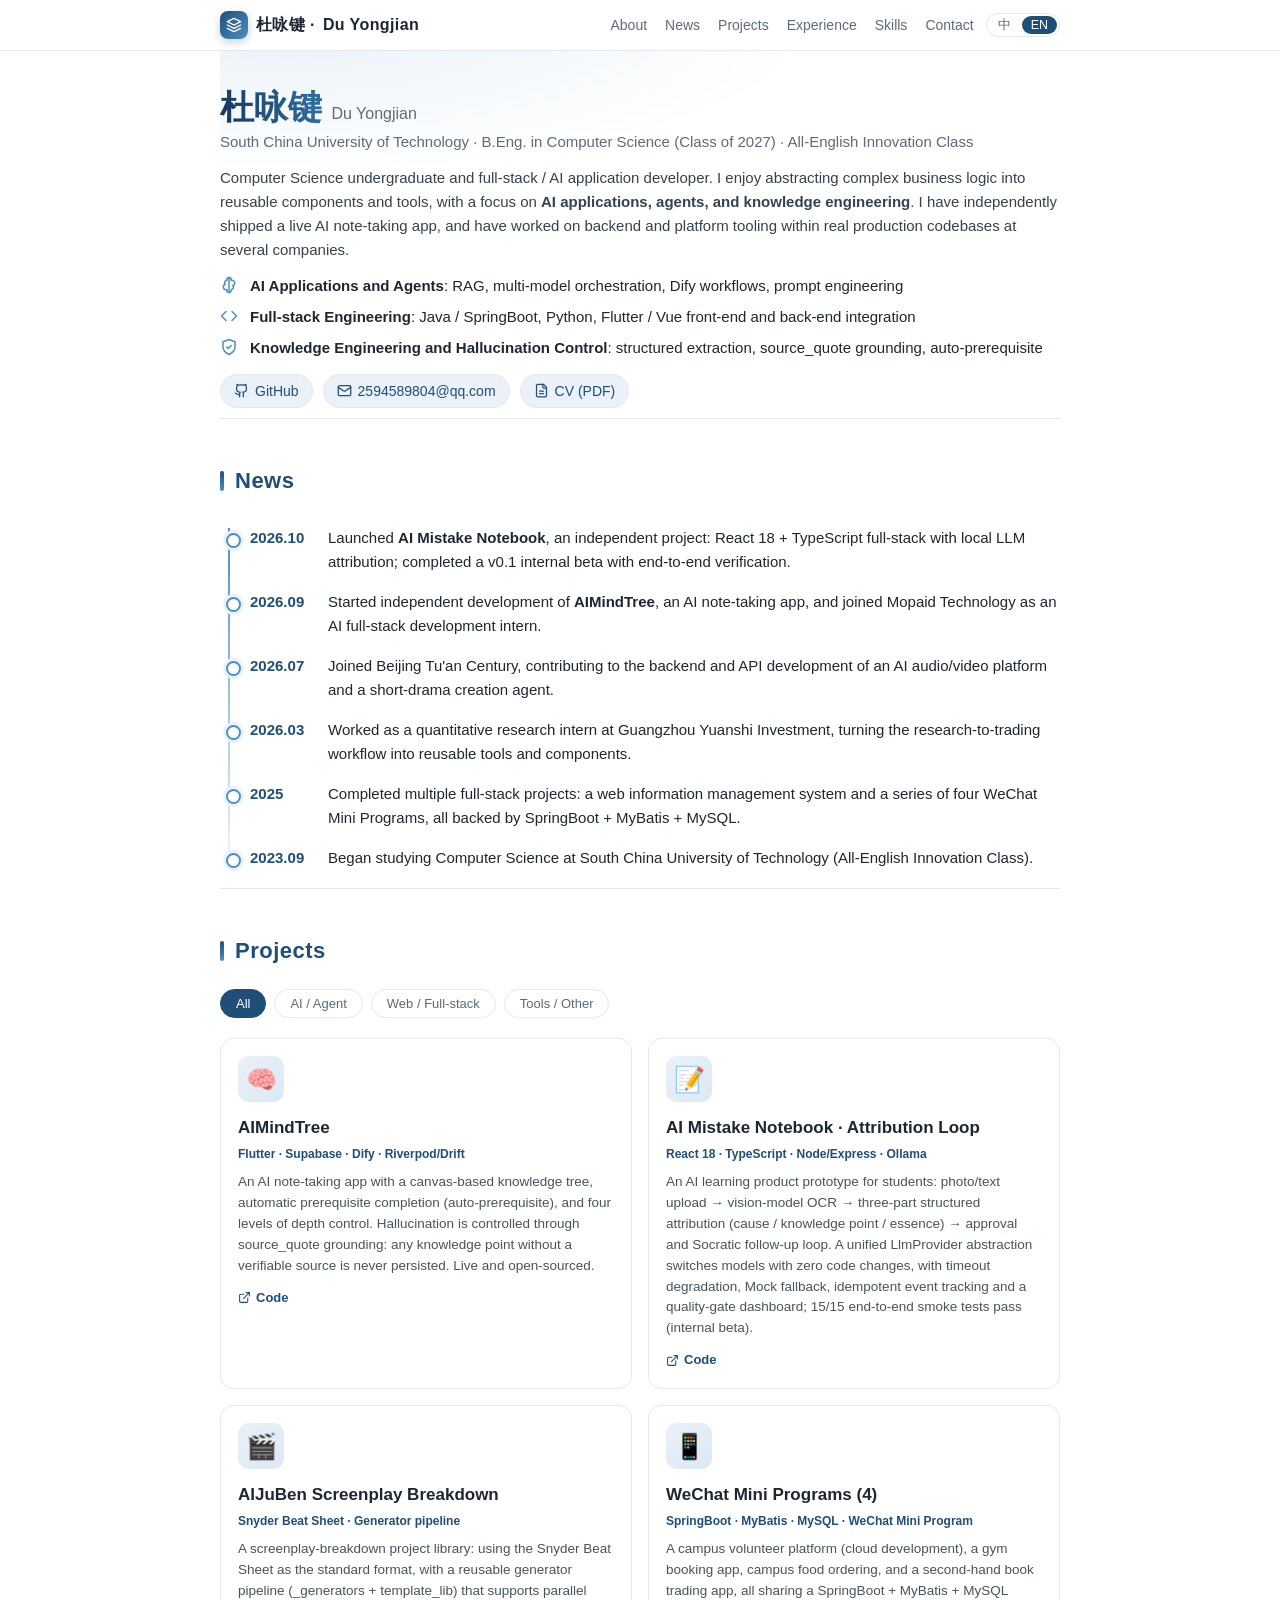
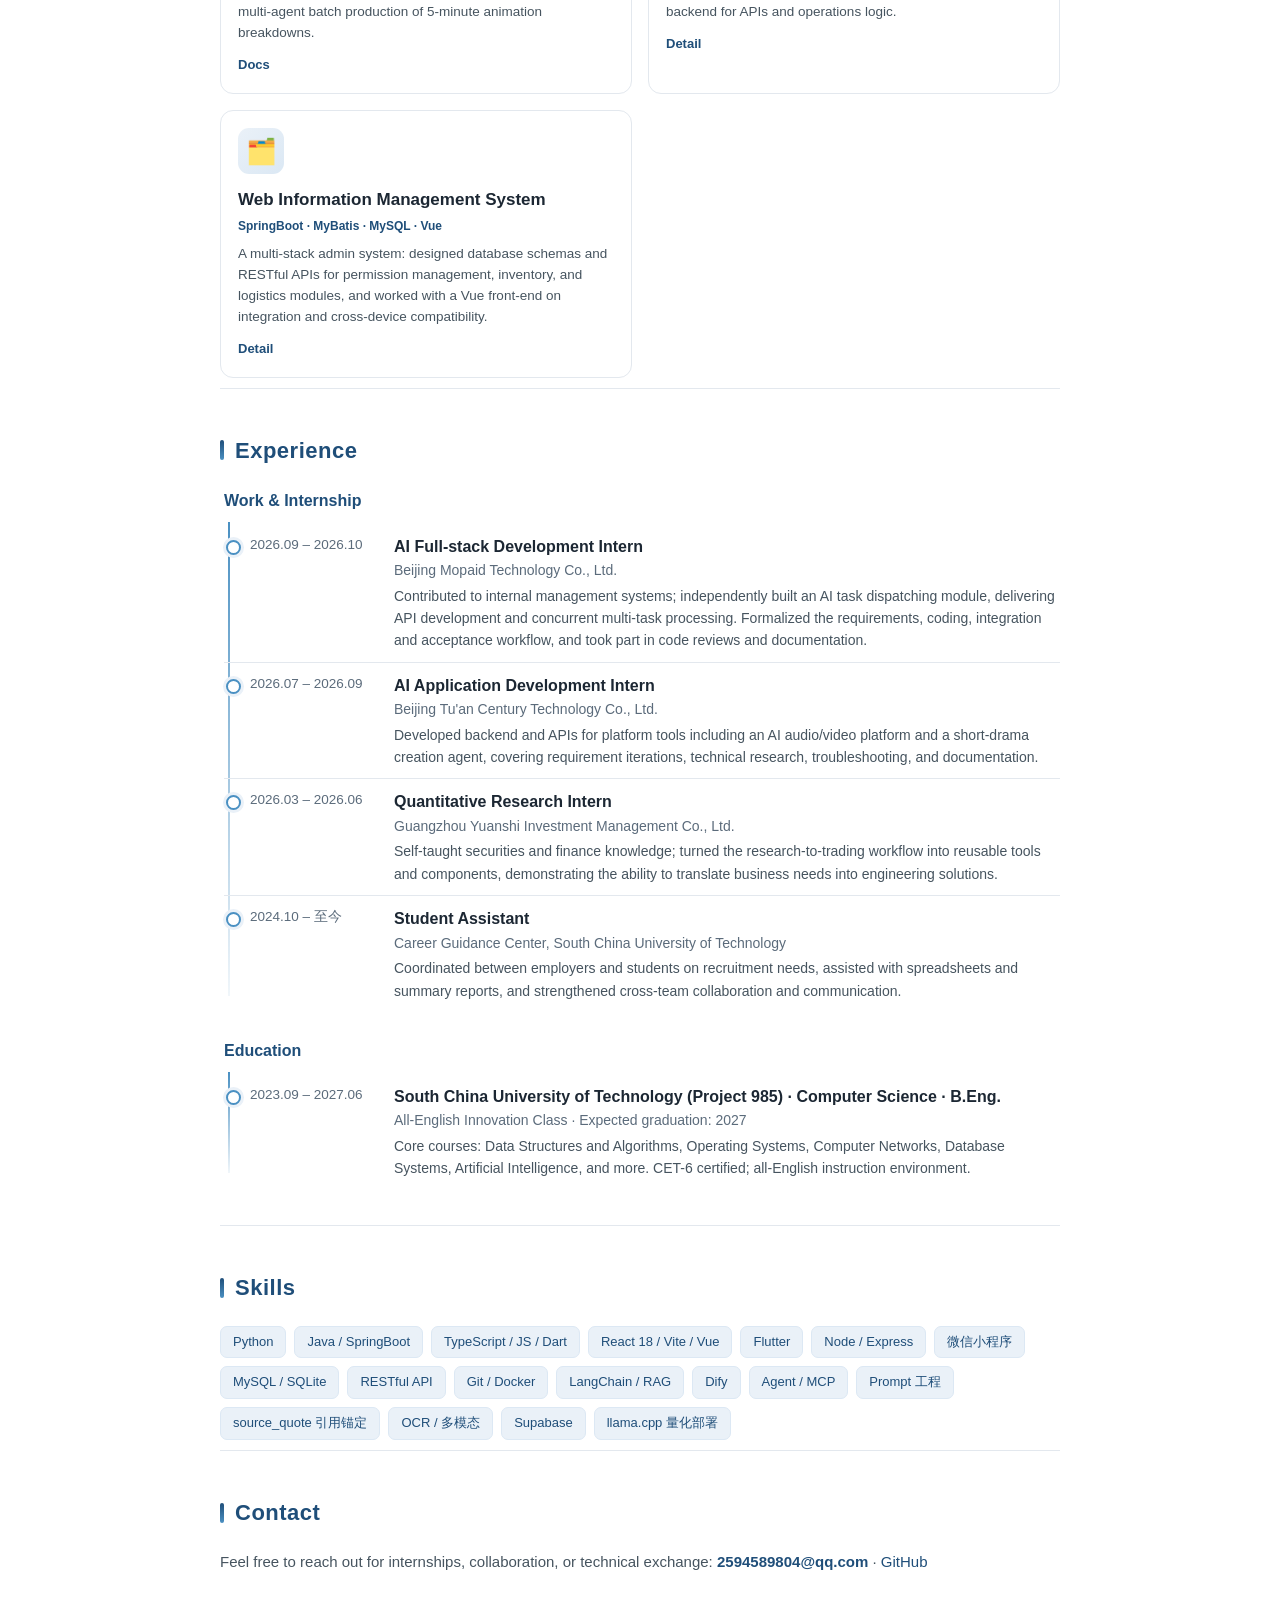
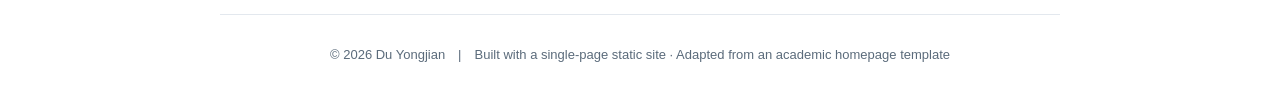
<file: index.html>
<!DOCTYPE html>
<html lang="zh-CN" data-lang="zh">
<head>
<meta charset="UTF-8">
<meta name="viewport" content="width=device-width, initial-scale=1.0">
<meta name="description" content="Du Yongjian — Computer Science undergraduate, full-stack and AI application developer.">
<title>杜咏键 · Du Yongjian — Personal Homepage</title>
<style>
  :root{
    --ink:#1c2733;
    --muted:#5b6b7b;
    --accent:#1f4e79;
    --accent-2:#4a90c2;
    --accent-soft:#eaf1f8;
    --line:#e3e8ee;
    --bg:#ffffff;
    --maxw:880px;
  }
  *{box-sizing:border-box;margin:0;padding:0;}
  html{scroll-behavior:smooth;}
  body{
    font-family:-apple-system,BlinkMacSystemFont,"Segoe UI","PingFang SC","Microsoft YaHei",Helvetica,Arial,sans-serif;
    color:var(--ink);
    background:var(--bg);
    line-height:1.6;
    font-size:16px;
    -webkit-font-smoothing:antialiased;
  }
  a{color:var(--accent);text-decoration:none;}
  a:hover{text-decoration:underline;}

  /* ---- scroll progress ---- */
  #progress{
    position:fixed;top:0;left:0;height:3px;width:0;z-index:100;
    background:linear-gradient(90deg,var(--accent),var(--accent-2));
    transition:width .08s linear;
  }

  /* ---- nav ---- */
  nav{
    position:sticky;top:0;z-index:50;
    background:rgba(255,255,255,.9);
    backdrop-filter:saturate(180%) blur(10px);
    -webkit-backdrop-filter:saturate(180%) blur(10px);
    border-bottom:1px solid var(--line);
  }
  .nav-inner{
    max-width:var(--maxw);margin:0 auto;padding:11px 20px;
    display:flex;align-items:center;gap:12px;
  }
  .nav-brand{font-weight:700;letter-spacing:.4px;color:var(--ink);flex-shrink:0;display:flex;align-items:center;gap:8px;}
  .nav-brand .mark{
    width:28px;height:28px;border-radius:8px;flex-shrink:0;
    background:linear-gradient(135deg,var(--accent),var(--accent-2));
    color:#fff;display:inline-flex;align-items:center;justify-content:center;
    font-size:13px;font-weight:800;box-shadow:0 3px 8px rgba(31,78,121,.25);
  }
  .nav-brand .mark .ico{width:16px;height:16px;}
  .nav-links{display:flex;gap:18px;flex-wrap:wrap;font-size:14px;margin-left:auto;}
  .nav-links a{color:var(--muted);}
  .nav-links a:hover{color:var(--accent);text-decoration:none;}

  /* ---- language switch ---- */
  .lang-switch{
    display:flex;gap:2px;border:1px solid var(--line);
    border-radius:14px;padding:2px;flex-shrink:0;background:#fff;
  }
  .lang-switch button{
    border:none;background:transparent;color:var(--muted);
    font-family:inherit;font-size:12.5px;padding:3px 9px;
    border-radius:12px;cursor:pointer;line-height:1;transition:.15s;
  }
  .lang-switch button:hover{color:var(--accent);}
  .lang-switch button.active{background:var(--accent);color:#fff;}

  .wrap{max-width:var(--maxw);margin:0 auto;padding:0 20px;}

  section{padding:44px 0 10px;border-top:1px solid var(--line);}
  section:first-of-type{border-top:none;}
  h2.sec{
    font-size:22px;font-weight:700;color:var(--accent);
    margin-bottom:20px;letter-spacing:.5px;display:flex;align-items:center;
  }
  h2.sec::before{
    content:"";display:inline-block;width:4px;height:20px;border-radius:2px;
    background:linear-gradient(var(--accent),var(--accent-2));
    margin-right:11px;
  }

  /* ---- reveal on scroll ---- */
  .reveal{opacity:0;transform:translateY(16px);transition:opacity .55s ease,transform .55s ease;}
  .reveal.in{opacity:1;transform:none;}

  /* ---- about (hero) ---- */
  #about{position:relative;overflow:hidden;padding-top:36px;}
  #about::before{
    content:"";position:absolute;inset:0;pointer-events:none;
    background:radial-gradient(820px 240px at 6% -10%,rgba(74,144,194,.13),transparent 68%);
  }
  .about{position:relative;}
  .about-text h1{font-size:34px;margin-bottom:2px;line-height:1.2;}
  .about-text h1 .name-cn{
    background:linear-gradient(90deg,#173a5e,#2f6fa3);
    -webkit-background-clip:text;background-clip:text;color:transparent;
  }
  .about-text h1 .name-en{font-size:16px;color:var(--muted);font-weight:400;}
  .about-text .sub{color:var(--muted);font-size:15px;margin-bottom:12px;}
  .about-text p{font-size:15px;color:#34424f;margin-bottom:10px;}
  .dirs{margin:12px 0;}
  .dirs li{
    margin:7px 0;list-style:none;padding-left:30px;position:relative;font-size:15px;
    display:flex;align-items:flex-start;gap:2px;
  }
  .dirs li .dir-ico{
    position:absolute;left:0;top:2px;width:18px;height:18px;
    color:var(--accent-2);
  }
  .socials{display:flex;gap:10px;flex-wrap:wrap;margin-top:14px;font-size:14px;}
  .socials a,.socials .chip-static{
    display:inline-flex;align-items:center;gap:6px;
    border:1px solid var(--line);padding:5px 13px;border-radius:20px;
    color:var(--accent);background:var(--accent-soft);
  }
  .socials a:hover{background:#dde8f4;text-decoration:none;}
  .socials .ico{width:15px;height:15px;flex-shrink:0;}
  .socials .chip-static{user-select:all;font-variant-numeric:tabular-nums;}

  /* ---- news (timeline) ---- */
  .news-list{list-style:none;font-size:15px;position:relative;padding-left:4px;}
  .news-list::before{
    content:"";position:absolute;left:8px;top:10px;bottom:12px;width:2px;
    background:linear-gradient(var(--accent-2),rgba(74,144,194,.08));
  }
  .news-list li{display:flex;gap:14px;padding:8px 0 8px 26px;position:relative;}
  .news-list li::before{
    content:"";position:absolute;left:2px;top:15px;width:11px;height:11px;border-radius:50%;
    background:#fff;border:2px solid var(--accent-2);box-shadow:0 0 0 3px var(--accent-soft);
  }
  .news-date{color:var(--accent);font-weight:600;flex-shrink:0;width:64px;font-variant-numeric:tabular-nums;}
  .news-list li:last-child{border-bottom:none;}
  .news-list .n{flex:1;}

  /* ---- projects ---- */
  .filters{display:flex;gap:8px;flex-wrap:wrap;margin-bottom:20px;}
  .filters button{
    border:1px solid var(--line);background:#fff;color:var(--muted);
    padding:6px 15px;border-radius:18px;cursor:pointer;font-size:13px;
    font-family:inherit;transition:.15s;
  }
  .filters button:hover{border-color:var(--accent);color:var(--accent);}
  .filters button.active{background:var(--accent);color:#fff;border-color:var(--accent);}

  .proj-grid{display:grid;grid-template-columns:1fr 1fr;gap:16px;}
  .proj{
    border:1px solid var(--line);border-radius:13px;padding:17px;
    transition:transform .2s ease,box-shadow .2s ease,border-color .2s ease;
    background:#fff;position:relative;overflow:hidden;
  }
  .proj::before{
    content:"";position:absolute;top:0;left:0;right:0;height:3px;
    background:linear-gradient(90deg,var(--accent),var(--accent-2));
    opacity:0;transition:opacity .2s ease;
  }
  .proj:hover{box-shadow:0 12px 30px rgba(31,78,121,.13);transform:translateY(-3px);border-color:#cdd9e6;}
  .proj:hover::before{opacity:1;}
  .proj .thumb{
    width:46px;height:46px;border-radius:11px;margin-bottom:12px;
    display:flex;align-items:center;justify-content:center;font-size:25px;
    background:linear-gradient(135deg,#eaf1f8,#dbe8f4);
  }
  .proj h3{font-size:17px;margin-bottom:4px;}
  .proj .tags{font-size:12px;color:var(--accent);margin-bottom:8px;font-weight:600;}
  .proj p{font-size:13.5px;color:#46545f;line-height:1.55;}
  .proj .links{margin-top:11px;font-size:13px;display:flex;gap:14px;}
  .proj .links a{display:inline-flex;align-items:center;gap:5px;font-weight:600;}
  .proj .links a .ico{width:13px;height:13px;}

  /* ---- experience (timeline) ---- */
  .exp-block{margin-bottom:26px;position:relative;padding-left:4px;}
  .exp-block::before{
    content:"";position:absolute;left:8px;top:34px;bottom:16px;width:2px;
    background:linear-gradient(var(--accent-2),rgba(74,144,194,.08));
  }
  .exp-block h3{font-size:16px;color:var(--accent);margin-bottom:10px;}
  .item{display:flex;gap:14px;padding:10px 0 10px 26px;border-bottom:1px solid var(--line);position:relative;}
  .item::before{
    content:"";position:absolute;left:2px;top:16px;width:11px;height:11px;border-radius:50%;
    background:#fff;border:2px solid var(--accent-2);box-shadow:0 0 0 3px var(--accent-soft);
  }
  .item:last-child{border-bottom:none;}
  .item .yr{color:var(--muted);font-size:13.5px;flex-shrink:0;width:130px;font-variant-numeric:tabular-nums;}
  .item .body{flex:1;}
  .item .body .t{font-weight:600;}
  .item .body .o{color:var(--muted);font-size:14px;}
  .item .body .d{font-size:14px;color:#46545f;margin-top:3px;}

  .skills{display:flex;flex-wrap:wrap;gap:8px;margin-top:6px;}
  .skills span{
    background:var(--accent-soft);color:var(--accent);
    padding:5px 12px;border-radius:7px;font-size:13px;
    border:1px solid #dce8f4;transition:.15s;
  }
  .skills span:hover{background:#dde8f4;transform:translateY(-1px);}

  .email-plain{color:var(--accent);font-weight:600;user-select:all;font-variant-numeric:tabular-nums;}

  footer{
    text-align:center;color:var(--muted);font-size:13px;
    padding:30px 20px 40px;border-top:1px solid var(--line);margin-top:30px;
  }

  /* ---- back to top ---- */
  #toTop{
    position:fixed;right:22px;bottom:22px;width:42px;height:42px;border:none;
    border-radius:50%;background:linear-gradient(135deg,var(--accent),var(--accent-2));
    color:#fff;cursor:pointer;box-shadow:0 6px 18px rgba(31,78,121,.32);
    display:flex;align-items:center;justify-content:center;
    opacity:0;pointer-events:none;transition:opacity .2s,transform .2s;z-index:60;
  }
  #toTop.show{opacity:1;pointer-events:auto;}
  #toTop:hover{transform:translateY(-2px);}
  #toTop .ico{width:19px;height:19px;}

  @media(max-width:680px){
    .proj-grid{grid-template-columns:1fr;}
    .item{flex-direction:column;gap:2px;}
    .item .yr{width:auto;}
    .about-text h1{font-size:28px;}
    .nav-links{gap:12px;font-size:13px;}
    .nav-brand .brand-cn{display:none;}
  }
  @media(prefers-reduced-motion:reduce){
    .reveal{opacity:1;transform:none;transition:none;}
  }
</style>
</head>
<body>

<div id="progress"></div>

<nav>
  <div class="nav-inner">
    <div class="nav-brand">
      <span class="mark"><svg class="ico" viewBox="0 0 24 24" fill="none" stroke="currentColor" stroke-width="2" stroke-linecap="round" stroke-linejoin="round"><path d="M12 2 2 7l10 5 10-5-10-5Z"/><path d="m2 17 10 5 10-5"/><path d="m2 12 10 5 10-5"/></svg></span>
      <span class="brand-cn">杜咏键 · </span>Du Yongjian
    </div>
    <div class="nav-links">
      <a href="#about" data-zh="关于" data-en="About">关于</a>
      <a href="#news" data-zh="动态" data-en="News">动态</a>
      <a href="#projects" data-zh="项目" data-en="Projects">项目</a>
      <a href="#experience" data-zh="经历" data-en="Experience">经历</a>
      <a href="#skills" data-zh="技能" data-en="Skills">技能</a>
      <a href="#contact" data-zh="联系" data-en="Contact">联系</a>
    </div>
    <div class="lang-switch" role="group" aria-label="Language / 语言">
      <button type="button" data-lang-btn="zh" aria-label="中文">中</button>
      <button type="button" data-lang-btn="en" aria-label="English">EN</button>
    </div>
  </div>
</nav>

<div class="wrap">

  <!-- ABOUT -->
  <section id="about">
    <div class="about">
      <div class="about-text reveal">
        <h1><span class="name-cn">杜咏键</span> <span class="name-en">Du Yongjian</span></h1>
        <div class="sub" data-zh="华南理工大学 · 计算机科学与技术（本科，2027 届） · 全英创新班" data-en="South China University of Technology · B.Eng. in Computer Science (Class of 2027) · All-English Innovation Class">华南理工大学 · 计算机科学与技术（本科，2027 届） · 全英创新班</div>
        <p data-zh="计算机科学本科生，全栈与 AI 应用开发者。喜欢把复杂业务抽象成可复用的组件与工具，关注 <b>AI 应用、智能体（Agent）与知识工程</b>。独立完成过已上线的 AI 知识笔记应用，也在多家公司的真实代码库上做过后端与平台工具研发。" data-en="Computer Science undergraduate and full-stack / AI application developer. I enjoy abstracting complex business logic into reusable components and tools, with a focus on <b>AI applications, agents, and knowledge engineering</b>. I have independently shipped a live AI note-taking app, and have worked on backend and platform tooling within real production codebases at several companies.">计算机科学本科生，全栈与 AI 应用开发者。喜欢把复杂业务抽象成可复用的组件与工具，关注 <b>AI 应用、智能体（Agent）与知识工程</b>。独立完成过已上线的 AI 知识笔记应用，也在多家公司的真实代码库上做过后端与平台工具研发。</p>
        <ul class="dirs">
          <li>
            <span class="dir-ico"><svg class="ico" viewBox="0 0 24 24" fill="none" stroke="currentColor" stroke-width="2" stroke-linecap="round" stroke-linejoin="round"><path d="M12 2a3 3 0 0 0-3 3v1a3 3 0 0 0-2 5.2A3 3 0 0 0 9 18v1a3 3 0 0 0 6 0v-1a3 3 0 0 0 2-5.2A3 3 0 0 0 15 6V5a3 3 0 0 0-3-3Z"/><path d="M12 2v20"/></svg></span>
            <span data-zh="<b>AI 应用与智能体</b>：RAG、多模型协同、Dify 工作流、Prompt 工程" data-en="<b>AI Applications and Agents</b>: RAG, multi-model orchestration, Dify workflows, prompt engineering"><b>AI 应用与智能体</b>：RAG、多模型协同、Dify 工作流、Prompt 工程</span>
          </li>
          <li>
            <span class="dir-ico"><svg class="ico" viewBox="0 0 24 24" fill="none" stroke="currentColor" stroke-width="2" stroke-linecap="round" stroke-linejoin="round"><path d="m16 18 6-6-6-6"/><path d="m8 6-6 6 6 6"/></svg></span>
            <span data-zh="<b>全栈工程</b>：Java / SpringBoot、Python、Flutter / Vue 前后端联调" data-en="<b>Full-stack Engineering</b>: Java / SpringBoot, Python, Flutter / Vue front-end and back-end integration"><b>全栈工程</b>：Java / SpringBoot、Python、Flutter / Vue 前后端联调</span>
          </li>
          <li>
            <span class="dir-ico"><svg class="ico" viewBox="0 0 24 24" fill="none" stroke="currentColor" stroke-width="2" stroke-linecap="round" stroke-linejoin="round"><path d="M12 22s8-4 8-10V5l-8-3-8 3v7c0 6 8 10 8 10Z"/><path d="m9 12 2 2 4-4"/></svg></span>
            <span data-zh="<b>知识工程与防幻觉</b>：结构化提取、source_quote 引用锚定、auto-prerequisite" data-en="<b>Knowledge Engineering and Hallucination Control</b>: structured extraction, source_quote grounding, auto-prerequisite"><b>知识工程与防幻觉</b>：结构化提取、source_quote 引用锚定、auto-prerequisite</span>
          </li>
        </ul>
        <div class="socials">
          <a href="https://github.com/duyongjian" target="_blank" rel="noopener"><svg class="ico" viewBox="0 0 24 24" fill="none" stroke="currentColor" stroke-width="2" stroke-linecap="round" stroke-linejoin="round"><path d="M15 22v-4a4.8 4.8 0 0 0-1-3.5c3 0 6-2 6-5.5.08-1.25-.27-2.48-1-3.5.28-1.15.28-2.35 0-3.5 0 0-1 0-3 1.5-2.64-.5-5.36-.5-8 0C6 2 5 2 5 2c-.3 1.15-.3 2.35 0 3.5A5.4 5.4 0 0 0 4 9c0 3.5 3 5.5 6 5.5-.39.49-.68 1.05-.85 1.65-.17.6-.22 1.23-.15 1.85v4"/><path d="M9 18c-4.51 2-5-2-7-2"/></svg>GitHub</a>
          <span class="chip-static"><svg class="ico" viewBox="0 0 24 24" fill="none" stroke="currentColor" stroke-width="2" stroke-linecap="round" stroke-linejoin="round"><rect width="20" height="16" x="2" y="4" rx="2"/><path d="m22 7-8.97 5.7a1.94 1.94 0 0 1-2.06 0L2 7"/></svg>2594589804@qq.com</span>
          <a href="#" onclick="return false;"><svg class="ico" viewBox="0 0 24 24" fill="none" stroke="currentColor" stroke-width="2" stroke-linecap="round" stroke-linejoin="round"><path d="M15 2H6a2 2 0 0 0-2 2v16a2 2 0 0 0 2 2h12a2 2 0 0 0 2-2V7Z"/><path d="M14 2v4a2 2 0 0 0 2 2h4"/><path d="M9 13h6"/><path d="M9 17h6"/></svg>CV (PDF)</a>
        </div>
      </div>
    </div>
  </section>

  <!-- NEWS -->
  <section id="news">
    <h2 class="sec reveal" data-zh="动态" data-en="News">动态</h2>
    <ul class="news-list">
      <li class="reveal"><span class="news-date">2026.10</span><span class="n" data-zh="启动 <b>AI 错题本</b>（错题归因强化闭环）独立项目：React 18 + TypeScript 全栈 + 本地大模型归因，完成 v0.1 内测版与端到端验证。" data-en="Launched <b>AI Mistake Notebook</b>, an independent project: React 18 + TypeScript full-stack with local LLM attribution; completed a v0.1 internal beta with end-to-end verification.">启动 <b>AI 错题本</b>（错题归因强化闭环）独立项目：React 18 + TypeScript 全栈 + 本地大模型归因，完成 v0.1 内测版与端到端验证。</span></li>
      <li class="reveal"><span class="news-date">2026.09</span><span class="n" data-zh="启动独立开发 <b>AIMindTree</b>（AI 知识笔记应用），并加入摩湃得科技任 AI 应用全栈开发实习生。" data-en="Started independent development of <b>AIMindTree</b>, an AI note-taking app, and joined Mopaid Technology as an AI full-stack development intern.">启动独立开发 <b>AIMindTree</b>（AI 知识笔记应用），并加入摩湃得科技任 AI 应用全栈开发实习生。</span></li>
      <li class="reveal"><span class="news-date">2026.07</span><span class="n" data-zh="加入北京图安世纪，参与 AI 音视频平台与短剧创作 Agent 的后端与接口研发。" data-en="Joined Beijing Tu'an Century, contributing to the backend and API development of an AI audio/video platform and a short-drama creation agent.">加入北京图安世纪，参与 AI 音视频平台与短剧创作 Agent 的后端与接口研发。</span></li>
      <li class="reveal"><span class="news-date">2026.03</span><span class="n" data-zh="于广州市圆石投资任实习量化研究员，将投研到交易流程做成可复用工具与组件。" data-en="Worked as a quantitative research intern at Guangzhou Yuanshi Investment, turning the research-to-trading workflow into reusable tools and components.">于广州市圆石投资任实习量化研究员，将投研到交易流程做成可复用工具与组件。</span></li>
      <li class="reveal"><span class="news-date">2025</span><span class="n" data-zh="完成多个全栈项目：Web 信息管理系统、微信小程序系列（4 个），后台均基于 SpringBoot + MyBatis + MySQL。" data-en="Completed multiple full-stack projects: a web information management system and a series of four WeChat Mini Programs, all backed by SpringBoot + MyBatis + MySQL.">完成多个全栈项目：Web 信息管理系统、微信小程序系列（4 个），后台均基于 SpringBoot + MyBatis + MySQL。</span></li>
      <li class="reveal"><span class="news-date">2023.09</span><span class="n" data-zh="进入华南理工大学计算机科学与技术（全英创新班）学习。" data-en="Began studying Computer Science at South China University of Technology (All-English Innovation Class).">进入华南理工大学计算机科学与技术（全英创新班）学习。</span></li>
    </ul>
  </section>

  <!-- PROJECTS -->
  <section id="projects">
    <h2 class="sec reveal" data-zh="项目" data-en="Projects">项目</h2>
    <div class="filters" id="filters">
      <button class="active" data-f="all" data-zh="全部" data-en="All">全部</button>
      <button data-f="ai" data-zh="AI / 智能体" data-en="AI / Agent">AI / 智能体</button>
      <button data-f="web" data-zh="Web / 全栈" data-en="Web / Full-stack">Web / 全栈</button>
      <button data-f="tool" data-zh="工具 / 其他" data-en="Tools / Other">工具 / 其他</button>
    </div>
    <div class="proj-grid" id="projGrid">

      <div class="proj reveal" data-cat="ai">
        <div class="thumb">🧠</div>
        <h3>AIMindTree</h3>
        <div class="tags">Flutter · Supabase · Dify · Riverpod/Drift</div>
        <p data-zh="AI 知识笔记应用：画布知识树 + 自动补全前置知识（auto-prerequisite），四档深度控制；以 source_quote 引用锚定做防幻觉，知识点无可核验来源即不持久化。已上线并开源。" data-en="An AI note-taking app with a canvas-based knowledge tree, automatic prerequisite completion (auto-prerequisite), and four levels of depth control. Hallucination is controlled through source_quote grounding: any knowledge point without a verifiable source is never persisted. Live and open-sourced.">AI 知识笔记应用：画布知识树 + 自动补全前置知识（auto-prerequisite），四档深度控制；以 source_quote 引用锚定做防幻觉，知识点无可核验来源即不持久化。已上线并开源。</p>
        <div class="links"><a href="https://github.com/duyongjian/AIMindTree" target="_blank" rel="noopener"><svg class="ico" viewBox="0 0 24 24" fill="none" stroke="currentColor" stroke-width="2" stroke-linecap="round" stroke-linejoin="round"><path d="M15 3h6v6"/><path d="M10 14 21 3"/><path d="M18 13v6a2 2 0 0 1-2 2H5a2 2 0 0 1-2-2V8a2 2 0 0 1 2-2h6"/></svg>Code</a></div>
      </div>

      <div class="proj reveal" data-cat="ai">
        <div class="thumb">📝</div>
        <h3 data-zh="AI 错题本 · 错题归因强化闭环" data-en="AI Mistake Notebook · Attribution Loop">AI 错题本 · 错题归因强化闭环</h3>
        <div class="tags" data-zh="React 18 · TypeScript · Node/Express · Ollama" data-en="React 18 · TypeScript · Node/Express · Ollama">React 18 · TypeScript · Node/Express · Ollama</div>
        <p data-zh="面向学生的 AI 学习产品原型：拍照 / 文本上传 → 视觉模型 OCR → 三项结构化归因（错因 / 知识点 / 本质）→ 认可 / 苏格拉底式追问闭环。统一 LlmProvider 抽象层可零改代码切换模型，含超时降级、Mock 兜底、幂等埋点与质量闸门看板；端到端冒烟 15/15 通过（内测版）。" data-en="An AI learning product prototype for students: photo/text upload → vision-model OCR → three-part structured attribution (cause / knowledge point / essence) → approval and Socratic follow-up loop. A unified LlmProvider abstraction switches models with zero code changes, with timeout degradation, Mock fallback, idempotent event tracking and a quality-gate dashboard; 15/15 end-to-end smoke tests pass (internal beta).">面向学生的 AI 学习产品原型：拍照 / 文本上传 → 视觉模型 OCR → 三项结构化归因（错因 / 知识点 / 本质）→ 认可 / 苏格拉底式追问闭环。统一 LlmProvider 抽象层可零改代码切换模型，含超时降级、Mock 兜底、幂等埋点与质量闸门看板；端到端冒烟 15/15 通过（内测版）。</p>
        <div class="links"><a href="https://github.com/duyongjian/aicorrection" target="_blank" rel="noopener"><svg class="ico" viewBox="0 0 24 24" fill="none" stroke="currentColor" stroke-width="2" stroke-linecap="round" stroke-linejoin="round"><path d="M15 3h6v6"/><path d="M10 14 21 3"/><path d="M18 13v6a2 2 0 0 1-2 2H5a2 2 0 0 1-2-2V8a2 2 0 0 1 2-2h6"/></svg>Code</a></div>
      </div>

      <div class="proj reveal" data-cat="tool">
        <div class="thumb">🎬</div>
        <h3 data-zh="AIJuBen 剧本拆解" data-en="AIJuBen Screenplay Breakdown">AIJuBen 剧本拆解</h3>
        <div class="tags" data-zh="Snyder Beat Sheet · Generator 流水线" data-en="Snyder Beat Sheet · Generator pipeline">Snyder Beat Sheet · Generator 流水线</div>
        <p data-zh="剧本拆解项目库：以斯奈德节拍表为标准格式，沉淀可复用的 generator 流水线（_generators + template_lib），支持多 agent 并行批量产出 5 分钟动画拆解。" data-en="A screenplay-breakdown project library: using the Snyder Beat Sheet as the standard format, with a reusable generator pipeline (_generators + template_lib) that supports parallel multi-agent batch production of 5-minute animation breakdowns.">剧本拆解项目库：以斯奈德节拍表为标准格式，沉淀可复用的 generator 流水线（_generators + template_lib），支持多 agent 并行批量产出 5 分钟动画拆解。</p>
        <div class="links"><a href="#" onclick="return false;" data-zh="文档" data-en="Docs">文档</a></div>
      </div>

      <div class="proj reveal" data-cat="web">
        <div class="thumb">📱</div>
        <h3 data-zh="微信小程序系列（4 个）" data-en="WeChat Mini Programs (4)">微信小程序系列（4 个）</h3>
        <div class="tags" data-zh="SpringBoot · MyBatis · MySQL · 微信小程序" data-en="SpringBoot · MyBatis · MySQL · WeChat Mini Program">SpringBoot · MyBatis · MySQL · 微信小程序</div>
        <p data-zh="校园志愿活动平台（云开发）、健身房预约、校园订餐、二手书交易，后台统一用 SpringBoot + MyBatis + MySQL 提供接口与运营逻辑。" data-en="A campus volunteer platform (cloud development), a gym booking app, campus food ordering, and a second-hand book trading app, all sharing a SpringBoot + MyBatis + MySQL backend for APIs and operations logic.">校园志愿活动平台（云开发）、健身房预约、校园订餐、二手书交易，后台统一用 SpringBoot + MyBatis + MySQL 提供接口与运营逻辑。</p>
        <div class="links"><a href="#" onclick="return false;" data-zh="详情" data-en="Detail">详情</a></div>
      </div>

      <div class="proj reveal" data-cat="web">
        <div class="thumb">🗂️</div>
        <h3 data-zh="Web 信息管理系统" data-en="Web Information Management System">Web 信息管理系统</h3>
        <div class="tags">SpringBoot · MyBatis · MySQL · Vue</div>
        <p data-zh="多技术栈后台系统：设计权限管理、库存、物流等模块数据库表结构与 RESTful 接口，配合 Vue 前端完成联调与多端兼容。" data-en="A multi-stack admin system: designed database schemas and RESTful APIs for permission management, inventory, and logistics modules, and worked with a Vue front-end on integration and cross-device compatibility.">多技术栈后台系统：设计权限管理、库存、物流等模块数据库表结构与 RESTful 接口，配合 Vue 前端完成联调与多端兼容。</p>
        <div class="links"><a href="#" onclick="return false;" data-zh="详情" data-en="Detail">详情</a></div>
      </div>

    </div>
  </section>

  <!-- EXPERIENCE -->
  <section id="experience">
    <h2 class="sec reveal" data-zh="经历" data-en="Experience">经历</h2>

    <div class="exp-block">
      <h3 class="reveal" data-zh="工作与实习" data-en="Work &amp; Internship">工作与实习</h3>
      <div class="item reveal">
        <div class="yr">2026.09 – 2026.10</div>
        <div class="body">
          <div class="t" data-zh="AI 应用全栈开发实习生" data-en="AI Full-stack Development Intern">AI 应用全栈开发实习生</div>
          <div class="o" data-zh="北京摩湃得科技有限公司" data-en="Beijing Mopaid Technology Co., Ltd.">北京摩湃得科技有限公司</div>
          <div class="d" data-zh="参与公司内部管理系统研发，独立开发 AI 任务派发模块，完成接口开发与多任务并发处理；梳理需求→编码→联调→验收规范，参与代码审查与文档沉淀。" data-en="Contributed to internal management systems; independently built an AI task dispatching module, delivering API development and concurrent multi-task processing. Formalized the requirements, coding, integration and acceptance workflow, and took part in code reviews and documentation.">参与公司内部管理系统研发，独立开发 AI 任务派发模块，完成接口开发与多任务并发处理；梳理需求→编码→联调→验收规范，参与代码审查与文档沉淀。</div>
        </div>
      </div>
      <div class="item reveal">
        <div class="yr">2026.07 – 2026.09</div>
        <div class="body">
          <div class="t" data-zh="AI 应用开发实习生" data-en="AI Application Development Intern">AI 应用开发实习生</div>
          <div class="o" data-zh="北京图安世纪科技股份有限公司" data-en="Beijing Tu'an Century Technology Co., Ltd.">北京图安世纪科技股份有限公司</div>
          <div class="d" data-zh="参与 AI 音视频平台、短剧创作 Agent 等平台工具的后端与接口开发，做需求迭代、技术调研、问题排查与文档整理。" data-en="Developed backend and APIs for platform tools including an AI audio/video platform and a short-drama creation agent, covering requirement iterations, technical research, troubleshooting, and documentation.">参与 AI 音视频平台、短剧创作 Agent 等平台工具的后端与接口开发，做需求迭代、技术调研、问题排查与文档整理。</div>
        </div>
      </div>
      <div class="item reveal">
        <div class="yr">2026.03 – 2026.06</div>
        <div class="body">
          <div class="t" data-zh="实习量化研究员" data-en="Quantitative Research Intern">实习量化研究员</div>
          <div class="o" data-zh="广州市圆石投资管理有限公司" data-en="Guangzhou Yuanshi Investment Management Co., Ltd.">广州市圆石投资管理有限公司</div>
          <div class="d" data-zh="自学证券金融知识，将投研到交易流程做成可复用工具与组件，体现业务需求翻译为工程方案的能力。" data-en="Self-taught securities and finance knowledge; turned the research-to-trading workflow into reusable tools and components, demonstrating the ability to translate business needs into engineering solutions.">自学证券金融知识，将投研到交易流程做成可复用工具与组件，体现业务需求翻译为工程方案的能力。</div>
        </div>
      </div>
      <div class="item reveal">
        <div class="yr">2024.10 – 至今</div>
        <div class="body">
          <div class="t" data-zh="学生助理" data-en="Student Assistant">学生助理</div>
          <div class="o" data-zh="华南理工大学就业指导中心" data-en="Career Guidance Center, South China University of Technology">华南理工大学就业指导中心</div>
          <div class="d" data-zh="对接企业与学生就业需求，协助处理表格与撰写总结报告，锻炼跨团队协作与沟通。" data-en="Coordinated between employers and students on recruitment needs, assisted with spreadsheets and summary reports, and strengthened cross-team collaboration and communication.">对接企业与学生就业需求，协助处理表格与撰写总结报告，锻炼跨团队协作与沟通。</div>
        </div>
      </div>
    </div>

    <div class="exp-block">
      <h3 class="reveal" data-zh="教育背景" data-en="Education">教育背景</h3>
      <div class="item reveal">
        <div class="yr">2023.09 – 2027.06</div>
        <div class="body">
          <div class="t" data-zh="华南理工大学（985）· 计算机科学与技术 · 本科" data-en="South China University of Technology (Project 985) · Computer Science · B.Eng.">华南理工大学（985）· 计算机科学与技术 · 本科</div>
          <div class="o" data-zh="全英创新班 · 预计 2027 届毕业" data-en="All-English Innovation Class · Expected graduation: 2027">全英创新班 · 预计 2027 届毕业</div>
          <div class="d" data-zh="核心课程：数据结构与算法、操作系统、计算机网络、数据库系统、人工智能等；英语六级（CET-6）、全英文授课环境。" data-en="Core courses: Data Structures and Algorithms, Operating Systems, Computer Networks, Database Systems, Artificial Intelligence, and more. CET-6 certified; all-English instruction environment.">核心课程：数据结构与算法、操作系统、计算机网络、数据库系统、人工智能等；英语六级（CET-6）、全英文授课环境。</div>
        </div>
      </div>
    </div>
  </section>

  <!-- SKILLS -->
  <section id="skills">
    <h2 class="sec reveal" data-zh="技能" data-en="Skills">技能</h2>
    <div class="skills reveal">
      <span>Python</span><span>Java / SpringBoot</span><span>TypeScript / JS / Dart</span>
      <span>React 18 / Vite / Vue</span><span>Flutter</span><span>Node / Express</span><span>微信小程序</span>
      <span>MySQL / SQLite</span><span>RESTful API</span><span>Git / Docker</span>
      <span>LangChain / RAG</span><span>Dify</span><span>Agent / MCP</span><span>Prompt 工程</span>
      <span>source_quote 引用锚定</span><span>OCR / 多模态</span><span>Supabase</span><span>llama.cpp 量化部署</span>
    </div>
  </section>

  <!-- CONTACT -->
  <section id="contact">
    <h2 class="sec reveal" data-zh="联系" data-en="Contact">联系</h2>
    <p class="reveal" style="font-size:15px;color:#46545f;">
      <span data-zh="欢迎就实习、合作或技术交流联系我：" data-en="Feel free to reach out for internships, collaboration, or technical exchange:">欢迎就实习、合作或技术交流联系我：</span>
      <span class="email-plain">2594589804@qq.com</span> ·
      <a href="https://github.com/duyongjian" target="_blank" rel="noopener">GitHub</a>
    </p>
  </section>

  <footer>
    <span data-zh="© 2026 杜咏键 · Du Yongjian　|　单页静态站点 · 改编自学术主页模板" data-en="© 2026 Du Yongjian　|　Built with a single-page static site · Adapted from an academic homepage template">© 2026 杜咏键 · Du Yongjian　|　单页静态站点 · 改编自学术主页模板</span>
  </footer>

</div>

<button id="toTop" type="button" aria-label="Back to top"><svg class="ico" viewBox="0 0 24 24" fill="none" stroke="currentColor" stroke-width="2" stroke-linecap="round" stroke-linejoin="round"><path d="m5 12 7-7 7 7"/><path d="M12 19V5"/></svg></button>

<script>
  // ---- project category filter ----
  const filters = document.getElementById('filters');
  const projects = [...document.querySelectorAll('#projGrid .proj')];
  filters.addEventListener('click', e => {
    const btn = e.target.closest('button');
    if(!btn) return;
    filters.querySelectorAll('button').forEach(b => b.classList.remove('active'));
    btn.classList.add('active');
    const f = btn.dataset.f;
    projects.forEach(p => {
      p.style.display = (f === 'all' || p.dataset.cat === f) ? '' : 'none';
    });
  });

  // ---- scroll progress bar ----
  (function(){
    const bar = document.getElementById('progress');
    function update(){
      const h = document.documentElement;
      const max = h.scrollHeight - h.clientHeight;
      bar.style.width = (max > 0 ? (h.scrollTop / max) * 100 : 0) + '%';
    }
    window.addEventListener('scroll', update, {passive:true});
    window.addEventListener('resize', update);
    update();
  })();

  // ---- reveal on scroll ----
  (function(){
    const els = document.querySelectorAll('.reveal');
    if(!('IntersectionObserver' in window)){
      els.forEach(el => el.classList.add('in'));
      return;
    }
    const io = new IntersectionObserver((entries) => {
      entries.forEach(entry => {
        if(entry.isIntersecting){
          entry.target.classList.add('in');
          io.unobserve(entry.target);
        }
      });
    }, {threshold:0.08});
    els.forEach(el => io.observe(el));
  })();

  // ---- back to top ----
  (function(){
    const btn = document.getElementById('toTop');
    function toggle(){ btn.classList.toggle('show', window.scrollY > 320); }
    window.addEventListener('scroll', toggle, {passive:true});
    btn.addEventListener('click', () => window.scrollTo({top:0, behavior:'smooth'}));
    toggle();
  })();

  // ---- i18n: single-page zh/en switch ----
  (function(){
    const LANGS = ['zh', 'en'];
    const KEY = 'site-lang';

    function detect(){
      const q = new URLSearchParams(location.search).get('lang');
      if (LANGS.indexOf(q) !== -1) return q;
      let saved = null;
      try { saved = localStorage.getItem(KEY); } catch(e) {}
      if (LANGS.indexOf(saved) !== -1) return saved;
      const nav = (navigator.language || 'zh').toLowerCase();
      return nav.indexOf('en') === 0 ? 'en' : 'zh';
    }

    function apply(lang){
      document.documentElement.lang = (lang === 'en' ? 'en' : 'zh-CN');
      document.documentElement.setAttribute('data-lang', lang);
      document.querySelectorAll('[data-zh]').forEach(function(el){
        const v = el.getAttribute('data-' + lang);
        if (v !== null) el.innerHTML = v;
      });
      document.querySelectorAll('[data-lang-btn]').forEach(function(b){
        b.classList.toggle('active', b.getAttribute('data-lang-btn') === lang);
      });
      try { localStorage.setItem(KEY, lang); } catch(e) {}
    }

    document.querySelectorAll('[data-lang-btn]').forEach(function(b){
      b.addEventListener('click', function(){
        apply(b.getAttribute('data-lang-btn'));
      });
    });

    apply(detect());
  })();
</script>

</body>
</html>
</file>
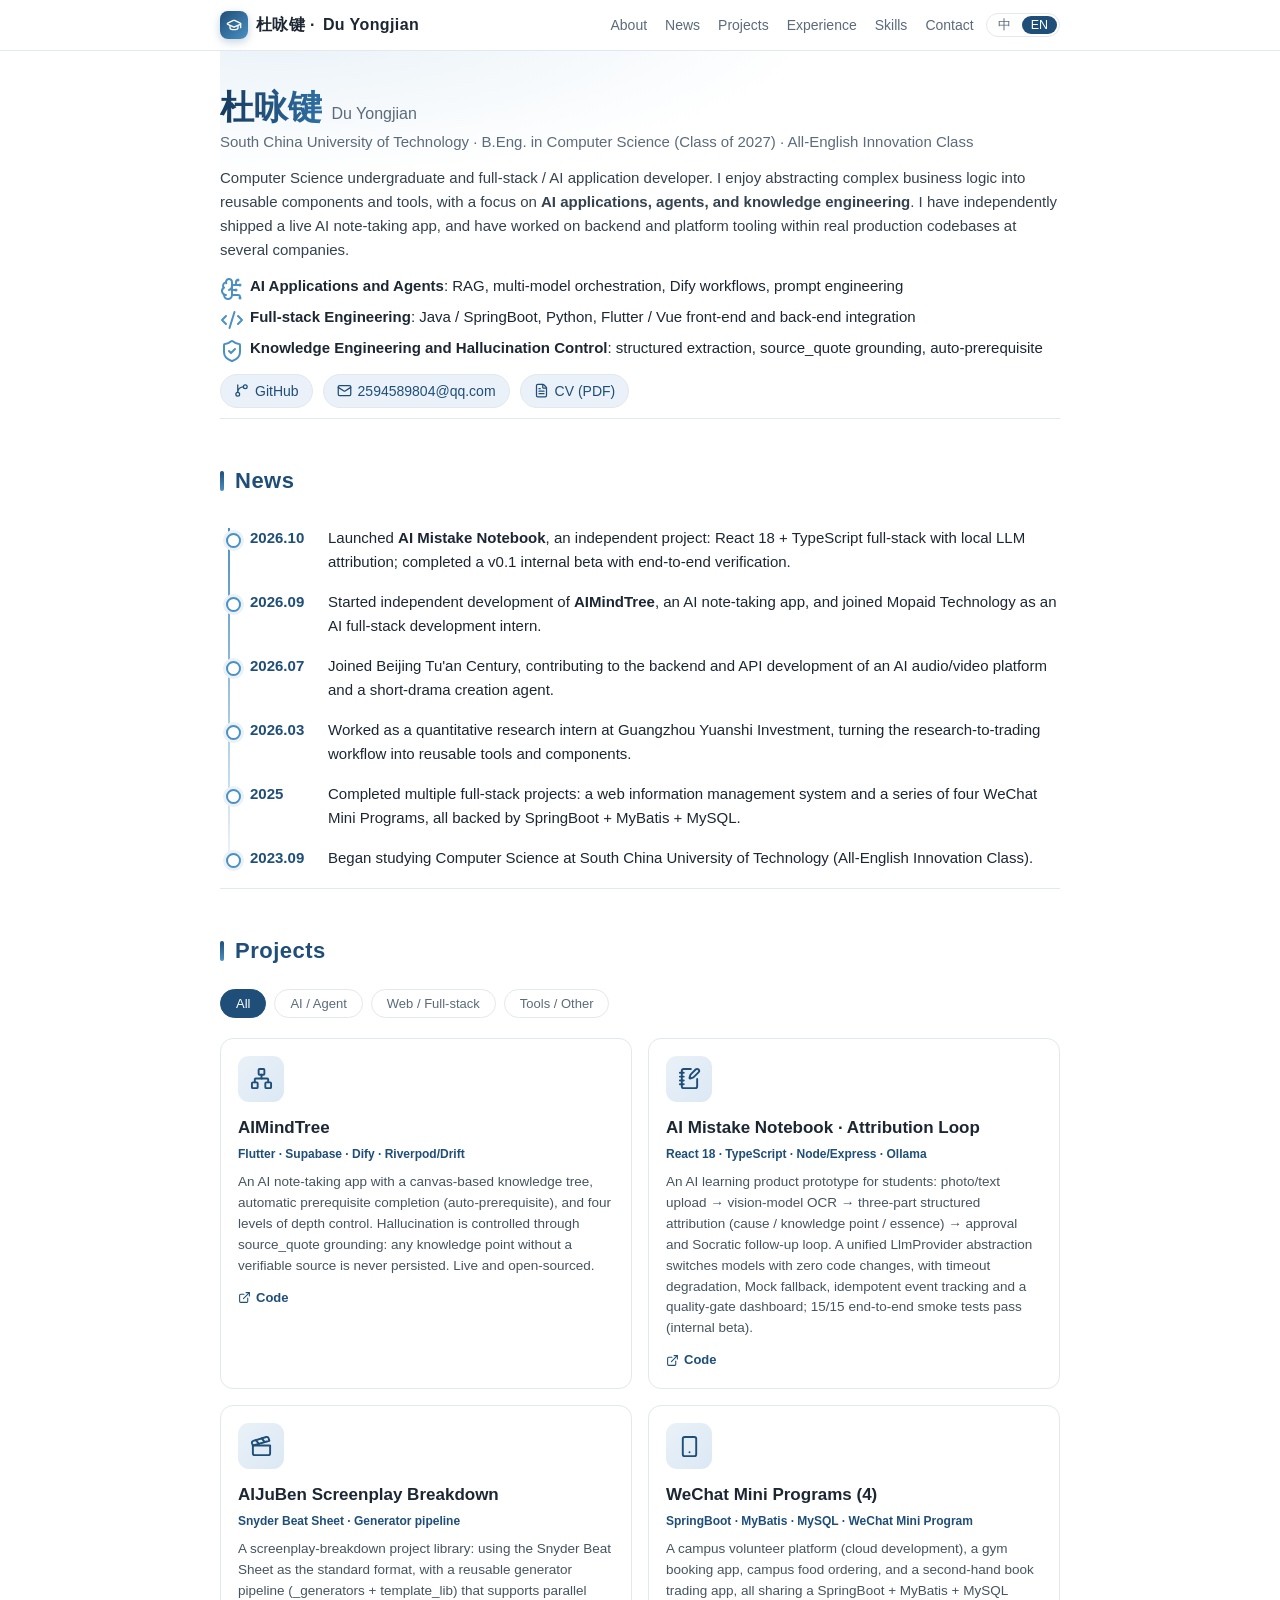
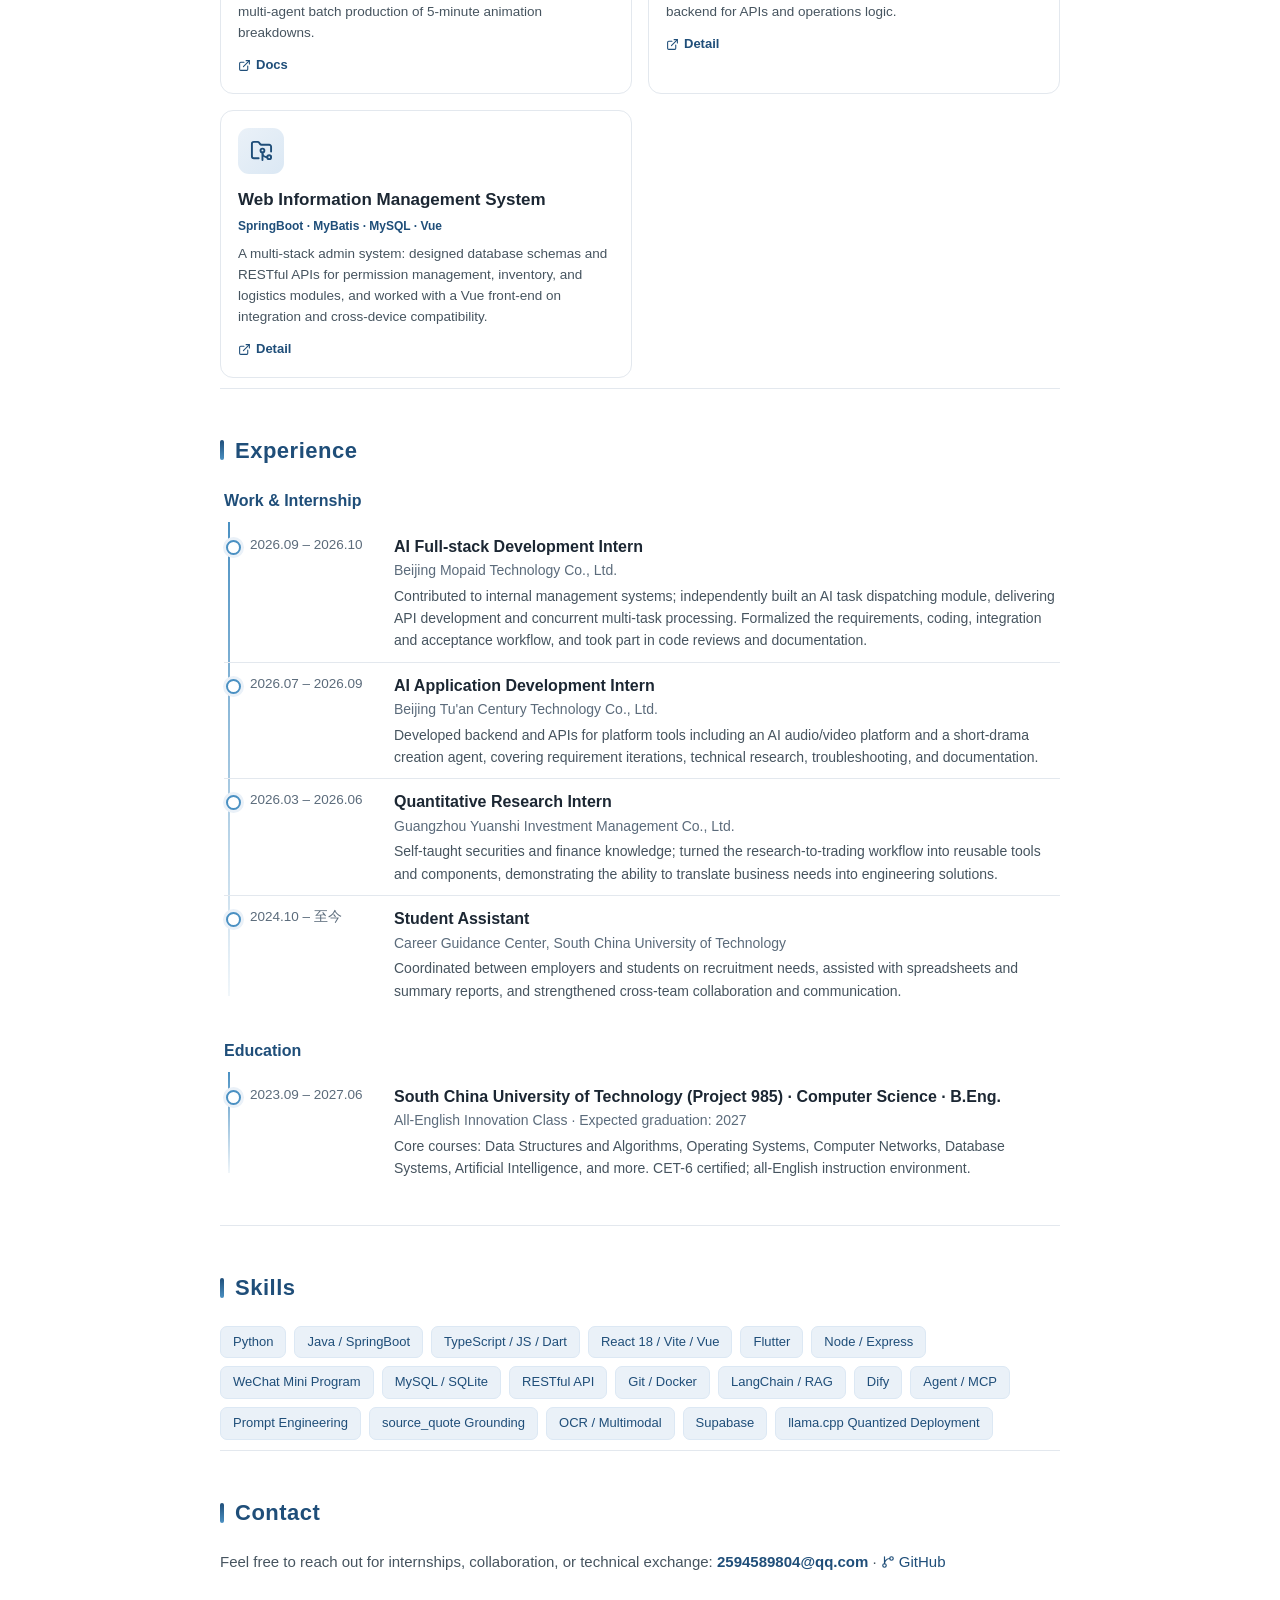
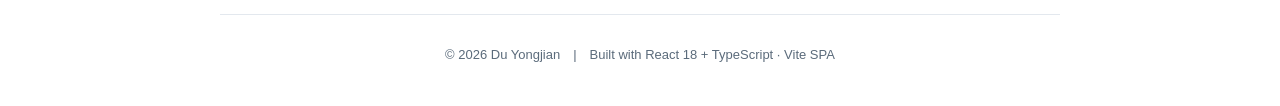
<file: react/index.html>
<!DOCTYPE html>
<html lang="zh-CN">
<head>
<meta charset="UTF-8" />
<meta name="viewport" content="width=device-width, initial-scale=1.0" />
<meta name="description" content="杜咏键 Du Yongjian — Personal Homepage (React + TypeScript)" />
<title>杜咏键 · Du Yongjian — Personal Homepage</title>
  <script type="module" crossorigin src="/react/assets/index-C75xP5mi.js"></script>
  <link rel="stylesheet" crossorigin href="/react/assets/index-txl-rwWX.css">
</head>
<body>
<div id="root"></div>
</body>
</html>
</file>
<file: react/assets/index-txl-rwWX.css>
:root{--ink:#1c2733;--muted:#5b6b7b;--accent:#1f4e79;--accent-2:#4a90c2;--accent-soft:#eaf1f8;--line:#e3e8ee;--bg:#ffffff;--maxw:880px}*{box-sizing:border-box;margin:0;padding:0}html{scroll-behavior:smooth}body{font-family:-apple-system,BlinkMacSystemFont,Segoe UI,PingFang SC,Microsoft YaHei,Helvetica,Arial,sans-serif;color:var(--ink);background:var(--bg);line-height:1.6;font-size:16px;-webkit-font-smoothing:antialiased}a{color:var(--accent);text-decoration:none}a:hover{text-decoration:underline}#progress{position:fixed;top:0;left:0;height:3px;width:0;z-index:100;background:linear-gradient(90deg,var(--accent),var(--accent-2));transition:width .08s linear}nav{position:sticky;top:0;z-index:50;background:#ffffffe6;backdrop-filter:saturate(180%) blur(10px);-webkit-backdrop-filter:saturate(180%) blur(10px);border-bottom:1px solid var(--line)}.nav-inner{max-width:var(--maxw);margin:0 auto;padding:11px 20px;display:flex;align-items:center;gap:12px}.nav-brand{font-weight:700;letter-spacing:.4px;color:var(--ink);flex-shrink:0;display:flex;align-items:center;gap:8px}.nav-brand .mark{width:28px;height:28px;border-radius:8px;flex-shrink:0;background:linear-gradient(135deg,var(--accent),var(--accent-2));color:#fff;display:inline-flex;align-items:center;justify-content:center;box-shadow:0 3px 8px #1f4e7940}.nav-brand .mark svg{width:16px;height:16px}.nav-links{display:flex;gap:18px;flex-wrap:wrap;font-size:14px;margin-left:auto}.nav-links a{color:var(--muted)}.nav-links a:hover{color:var(--accent);text-decoration:none}.lang-switch{display:flex;gap:2px;border:1px solid var(--line);border-radius:14px;padding:2px;flex-shrink:0;background:#fff}.lang-switch button{border:none;background:transparent;color:var(--muted);font-family:inherit;font-size:12.5px;padding:3px 9px;border-radius:12px;cursor:pointer;line-height:1;transition:.15s}.lang-switch button:hover{color:var(--accent)}.lang-switch button.active{background:var(--accent);color:#fff}.wrap{max-width:var(--maxw);margin:0 auto;padding:0 20px}section{padding:44px 0 10px;border-top:1px solid var(--line)}section:first-of-type{border-top:none}h2.sec{font-size:22px;font-weight:700;color:var(--accent);margin-bottom:20px;letter-spacing:.5px;display:flex;align-items:center}h2.sec:before{content:"";display:inline-block;width:4px;height:20px;border-radius:2px;background:linear-gradient(var(--accent),var(--accent-2));margin-right:11px}.reveal{opacity:0;transform:translateY(16px);transition:opacity .55s ease,transform .55s ease}.reveal.in{opacity:1;transform:none}#about{position:relative;overflow:hidden;padding-top:36px}#about:before{content:"";position:absolute;top:0;right:0;bottom:0;left:0;pointer-events:none;background:radial-gradient(820px 240px at 6% -10%,rgba(74,144,194,.13),transparent 68%)}.about{position:relative}.about-text h1{font-size:34px;margin-bottom:2px;line-height:1.2}.about-text h1 .name-cn{background:linear-gradient(90deg,#173a5e,#2f6fa3);-webkit-background-clip:text;background-clip:text;color:transparent}.about-text h1 .name-en{font-size:16px;color:var(--muted);font-weight:400}.about-text .sub{color:var(--muted);font-size:15px;margin-bottom:12px}.about-text p{font-size:15px;color:#34424f;margin-bottom:10px}.dirs{margin:12px 0}.dirs li{margin:7px 0;list-style:none;padding-left:30px;position:relative;font-size:15px}.dirs li .dir-ico{position:absolute;left:0;top:3px;width:18px;height:18px;color:var(--accent-2)}.socials{display:flex;gap:10px;flex-wrap:wrap;margin-top:14px;font-size:14px}.socials a,.socials .chip-static{display:inline-flex;align-items:center;gap:6px;border:1px solid var(--line);padding:5px 13px;border-radius:20px;color:var(--accent);background:var(--accent-soft)}.socials a:hover{background:#dde8f4;text-decoration:none}.socials .ico{width:15px;height:15px;flex-shrink:0}.socials .chip-static{-webkit-user-select:all;user-select:all;font-variant-numeric:tabular-nums}.news-list{list-style:none;font-size:15px;position:relative;padding-left:4px}.news-list:before{content:"";position:absolute;left:8px;top:10px;bottom:12px;width:2px;background:linear-gradient(var(--accent-2),rgba(74,144,194,.08))}.news-list li{display:flex;gap:14px;padding:8px 0 8px 26px;position:relative}.news-list li:before{content:"";position:absolute;left:2px;top:15px;width:11px;height:11px;border-radius:50%;background:#fff;border:2px solid var(--accent-2);box-shadow:0 0 0 3px var(--accent-soft)}.news-date{color:var(--accent);font-weight:600;flex-shrink:0;width:64px;font-variant-numeric:tabular-nums}.news-list li:last-child{border-bottom:none}.news-list .n{flex:1}.filters{display:flex;gap:8px;flex-wrap:wrap;margin-bottom:20px}.filters button{border:1px solid var(--line);background:#fff;color:var(--muted);padding:6px 15px;border-radius:18px;cursor:pointer;font-size:13px;font-family:inherit;transition:.15s}.filters button:hover{border-color:var(--accent);color:var(--accent)}.filters button.active{background:var(--accent);color:#fff;border-color:var(--accent)}.proj-grid{display:grid;grid-template-columns:1fr 1fr;gap:16px}.proj{border:1px solid var(--line);border-radius:13px;padding:17px;transition:transform .2s ease,box-shadow .2s ease,border-color .2s ease;background:#fff;position:relative;overflow:hidden}.proj:before{content:"";position:absolute;top:0;left:0;right:0;height:3px;background:linear-gradient(90deg,var(--accent),var(--accent-2));opacity:0;transition:opacity .2s ease}.proj:hover{box-shadow:0 12px 30px #1f4e7921;transform:translateY(-3px);border-color:#cdd9e6}.proj:hover:before{opacity:1}.proj .thumb{width:46px;height:46px;border-radius:11px;margin-bottom:12px;display:flex;align-items:center;justify-content:center;background:linear-gradient(135deg,#eaf1f8,#dbe8f4);color:var(--accent)}.proj .thumb svg{width:23px;height:23px}.proj h3{font-size:17px;margin-bottom:4px}.proj .tags{font-size:12px;color:var(--accent);margin-bottom:8px;font-weight:600}.proj p{font-size:13.5px;color:#46545f;line-height:1.55}.proj .links{margin-top:11px;font-size:13px;display:flex;gap:14px}.proj .links a{display:inline-flex;align-items:center;gap:5px;font-weight:600}.proj .links a svg{width:13px;height:13px}.exp-block{margin-bottom:26px;position:relative;padding-left:4px}.exp-block:before{content:"";position:absolute;left:8px;top:34px;bottom:16px;width:2px;background:linear-gradient(var(--accent-2),rgba(74,144,194,.08))}.exp-block h3{font-size:16px;color:var(--accent);margin-bottom:10px}.item{display:flex;gap:14px;padding:10px 0 10px 26px;border-bottom:1px solid var(--line);position:relative}.item:before{content:"";position:absolute;left:2px;top:16px;width:11px;height:11px;border-radius:50%;background:#fff;border:2px solid var(--accent-2);box-shadow:0 0 0 3px var(--accent-soft)}.item:last-child{border-bottom:none}.item .yr{color:var(--muted);font-size:13.5px;flex-shrink:0;width:130px;font-variant-numeric:tabular-nums}.item .body{flex:1}.item .body .t{font-weight:600}.item .body .o{color:var(--muted);font-size:14px}.item .body .d{font-size:14px;color:#46545f;margin-top:3px}.skills{display:flex;flex-wrap:wrap;gap:8px;margin-top:6px}.skills span{background:var(--accent-soft);color:var(--accent);padding:5px 12px;border-radius:7px;font-size:13px;border:1px solid #dce8f4;transition:.15s}.skills span:hover{background:#dde8f4;transform:translateY(-1px)}.email-plain{color:var(--accent);font-weight:600;-webkit-user-select:all;user-select:all;font-variant-numeric:tabular-nums}footer{text-align:center;color:var(--muted);font-size:13px;padding:30px 20px 40px;border-top:1px solid var(--line);margin-top:30px}#toTop{position:fixed;right:22px;bottom:22px;width:42px;height:42px;border:none;border-radius:50%;background:linear-gradient(135deg,var(--accent),var(--accent-2));color:#fff;cursor:pointer;box-shadow:0 6px 18px #1f4e7952;display:flex;align-items:center;justify-content:center;opacity:0;pointer-events:none;transition:opacity .2s,transform .2s;z-index:60}#toTop.show{opacity:1;pointer-events:auto}#toTop:hover{transform:translateY(-2px)}#toTop svg{width:19px;height:19px}@media(max-width:680px){.proj-grid{grid-template-columns:1fr}.item{flex-direction:column;gap:2px}.item .yr{width:auto}.about-text h1{font-size:28px}.nav-links{gap:12px;font-size:13px}.nav-brand .brand-cn{display:none}}@media(prefers-reduced-motion:reduce){.reveal{opacity:1;transform:none;transition:none}}
</file>
